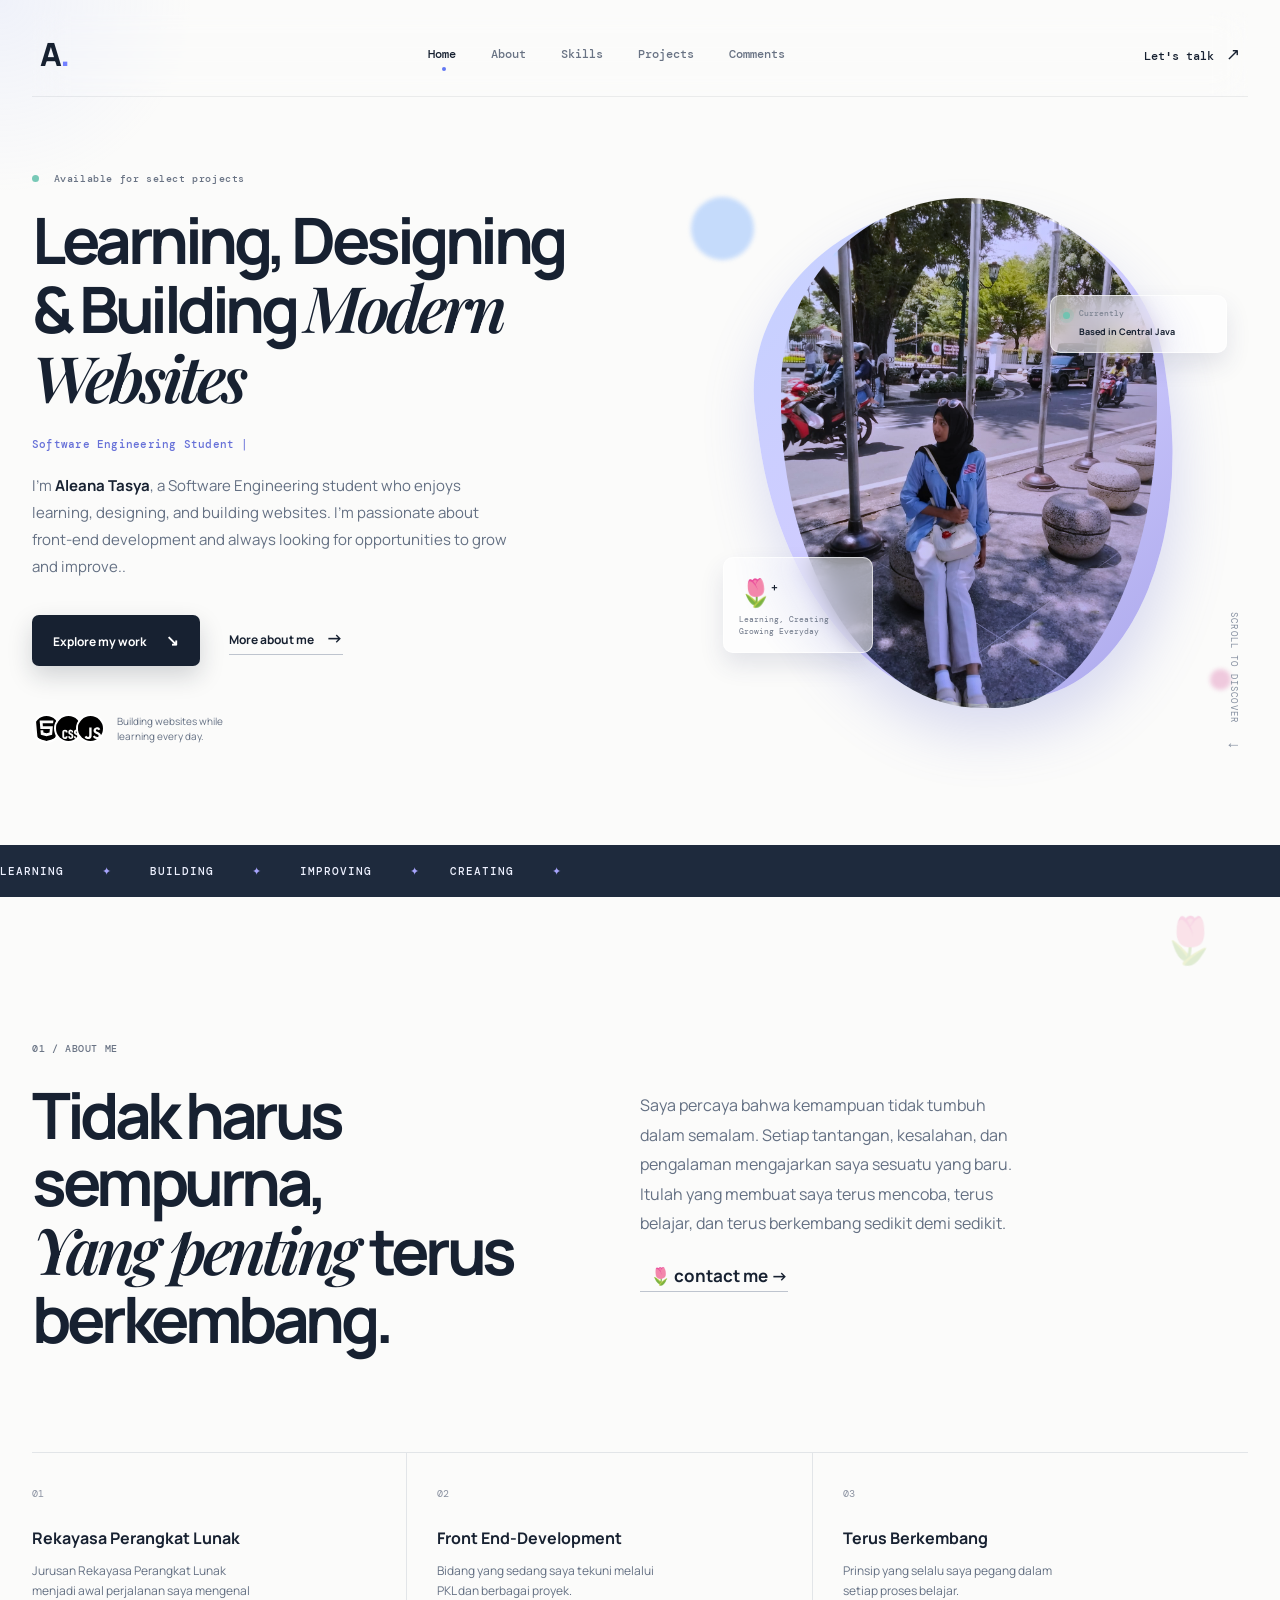
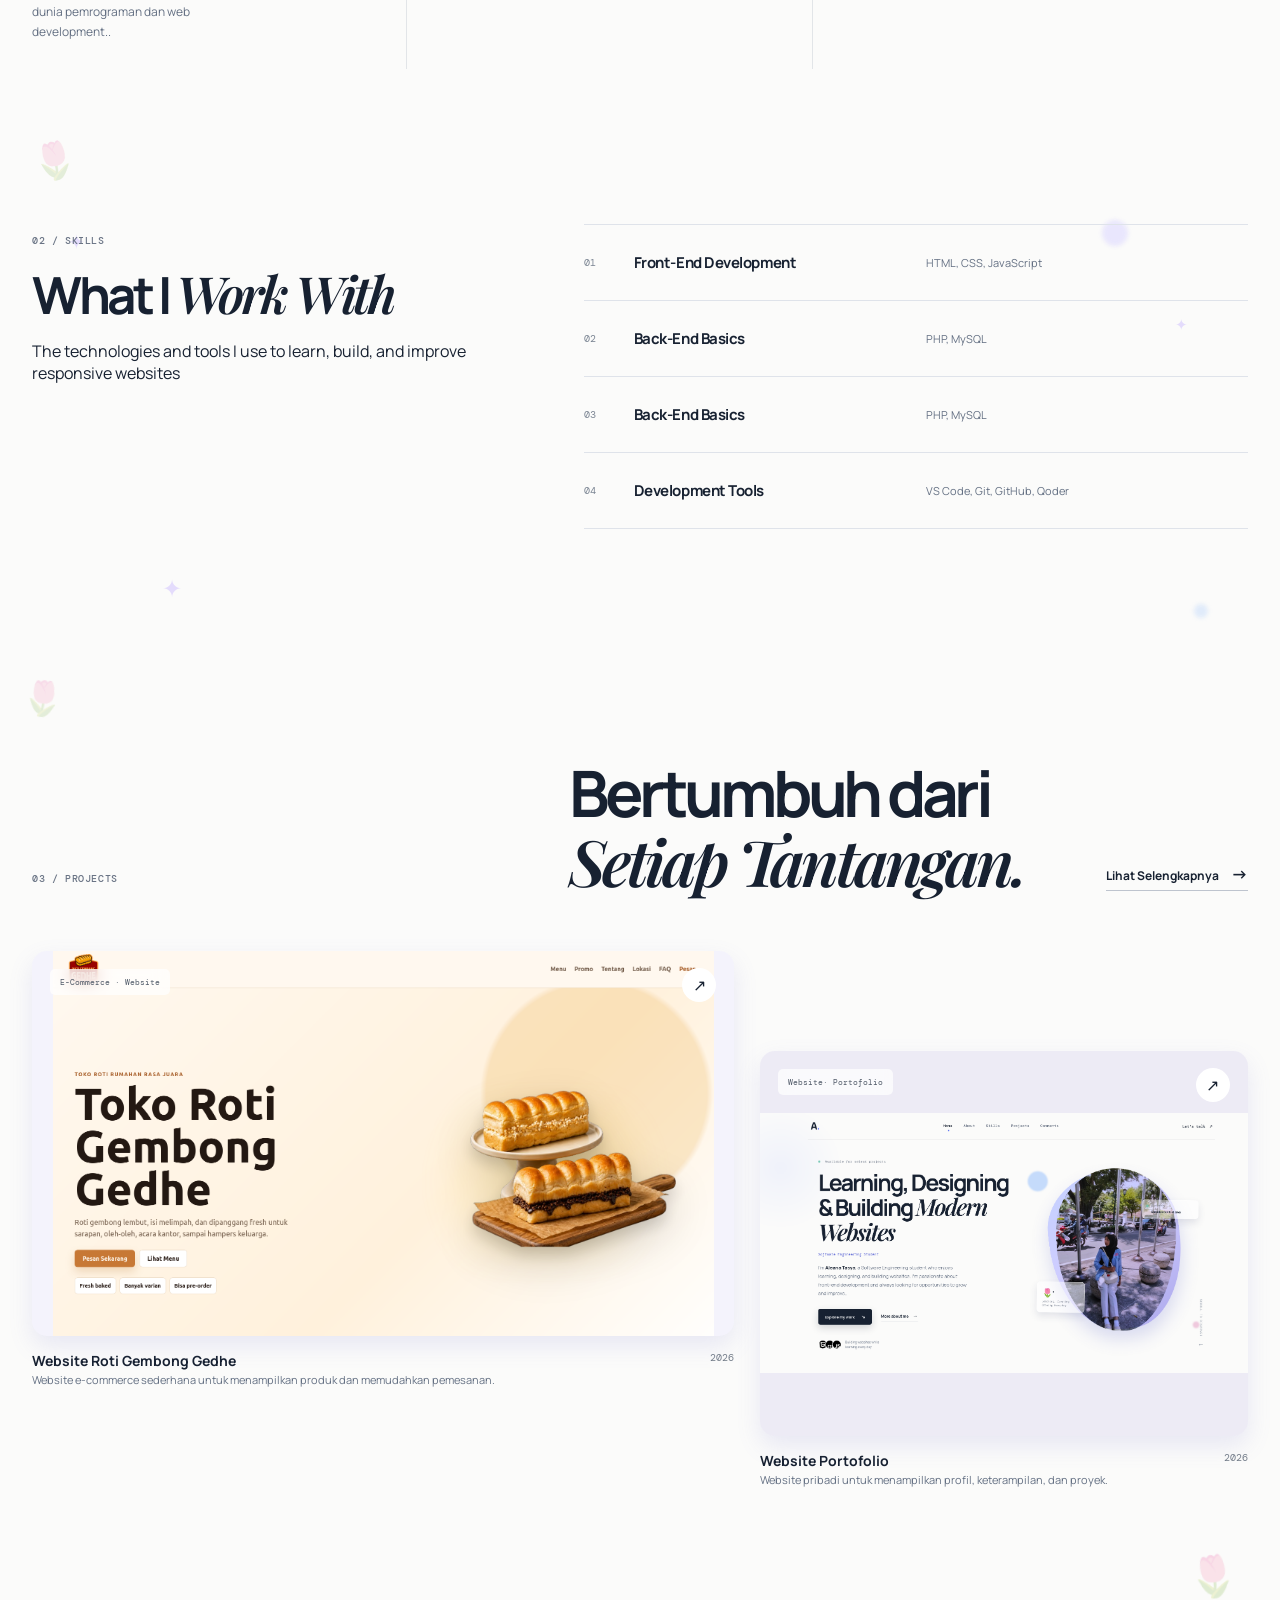
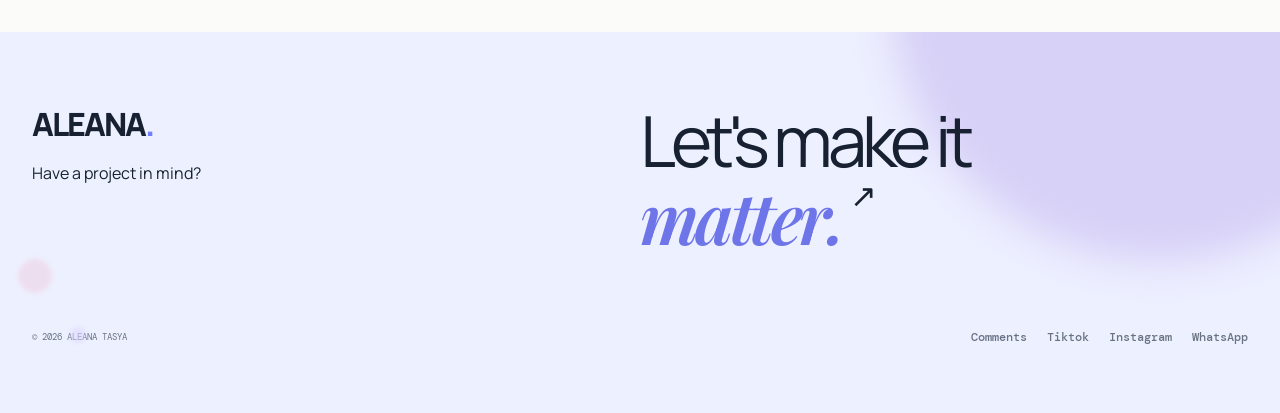
<file: myporto/index.html>
<!DOCTYPE html>
<html lang="id">
  <head>
    <meta charset="UTF-8" />
    <meta name="viewport" content="width=device-width, initial-scale=1.0" />
    <meta name="description" content="Portfolio kreatif seorang front-end developer." />
    <link rel="preconnect" href="https://fonts.googleapis.com" />
    <link rel="preconnect" href="https://fonts.gstatic.com" crossorigin />
    <link href="https://fonts.googleapis.com/css2?family=DM+Mono:wght@400;500&family=Manrope:wght@400;500;600;700;800&family=Playfair+Display:ital,wght@0,600;0,700;1,600&display=swap" rel="stylesheet" />
    <link rel="stylesheet" href="style.css" />
    <link rel="stylesheet" href="extras.css" />
    <title>Aleana — Portofolio</title>
  </head>
  <body>
    <div class="cursor-glow"></div>
    <nav class="navbar">
      <a class="brand" href="#home" aria-label="Aruna homepage">A<span>.</span></a>
      <div class="nav-links" id="nav-links">
        <a class="active" href="#home">Home</a><a href="#about">About</a><a href="#skills">Skills</a><a href="#projects">Projects</a><a href="comments.html">Comments</a>
      </div>
      <a class="nav-contact" href="mailto:aletasya893@gmail.com">Let's talk <span>↗</span></a>
      <button class="menu-toggle" aria-label="Buka menu"><i></i><i></i></button>
    </nav>

    <main>
      <section class="hero" id="home">

  <div class="hero-copy reveal">

    <p class="eyebrow">
      <span></span> Available for select projects
    </p>

    <h1>
      Learning, Designing <br>
      &amp; Building <em>Modern Websites</em>
    </h1>

    <p class="role">
      <span>Software Engineering</span>
      <span id="typed-role"></span>
      <b>|</b>
    </p>

    <p class="intro">
      I'm <strong>Aleana Tasya</strong>, a Software Engineering student who enjoys learning, designing, and building websites. I'm passionate about front-end development and always looking for opportunities to grow and improve..
    </p>

    <div class="hero-actions">
      <a href="#projects" class="button button-dark">
        Explore my work <b>↘</b>
      </a>

      <a href="#about" class="text-link">
        More about me <span>→</span>
      </a>
    </div>

    <div class="social-proof">
      <div class="avatars">
        <img src="images/html5.svg" alt="">
        <img src="images/css.svg" alt="">
        <img src="images/javascript.svg" alt="">
      </div>

      <p>Building websites while <br>learning every day.</p>
    </div>

  </div>

  <div class="hero-visual reveal">

    <div class="orb orb-one"></div>
    <div class="orb orb-two"></div>

    <div class="photo-wrap">
      <div class="photo-backdrop"></div>

      <img
        class="profile-photo"
        src="images/IMG-20260203-WA0002.jpg.jpeg"
        alt="Aleana">

      <div class="availability-card glass">
        <span class="pulse"></span>
        <div>
          <small>Currently</small>
          <strong>Based in Central Java</strong>
        </div>
      </div>

      <div class="experience-card glass">
        <strong>🌷<sup>+</sup></strong>
        <span>Learning, Creating<br>Growing Everyday</span>
      </div>
    </div>

    <p class="vertical-label">
      SCROLL TO DISCOVER <span>↓</span>
    </p>

  </div>

</section>

      <section class="marquee" aria-label="Keahlian"><div>LEARNING <i>✦</i>  BUILDING  <i>✦</i>  IMPROVING <i>✦</i>CREATING <i>✦</i></div></section>

      <section class="about section" id="about">
        <p class="section-number reveal">01 / ABOUT ME</p>
        <div class="floating-tulip tulip-1">🌷</div>
        <div class="floating-tulip tulip-2">🌷</div>

        <div class="about-grid">
        
          <h2 class="reveal">Tidak harus sempurna,<br /><em>Yang penting </em>terus berkembang.</h2>
          <div class="about-content reveal">
          <p>Saya percaya bahwa kemampuan tidak tumbuh dalam semalam. Setiap tantangan, kesalahan, dan pengalaman mengajarkan saya sesuatu yang baru. Itulah yang membuat saya terus mencoba, terus belajar, dan terus berkembang sedikit demi sedikit.</p>            <a href="#footer" class="text-link"><span>🌷 contact me → </span></a>
          </div>
        </div>
        <div class="service-grid reveal">
          <article><span>01</span><h3>Rekayasa Perangkat Lunak</h3><p>Jurusan Rekayasa Perangkat Lunak menjadi awal perjalanan saya mengenal dunia pemrograman dan web development..</p></article>
          <article><span>02</span><h3>Front End-Development</h3><p>Bidang yang sedang saya tekuni melalui PKL dan berbagai proyek.</p></article>
          <article><span>03</span><h3>Terus Berkembang</h3><p>Prinsip yang selalu saya pegang dalam setiap proses belajar.</p></article>
        </div>
      </section>

      <section class="skills section" id="skills">
        <div class="sparkle s1">✦</div>
        <div class="sparkle s2">✦</div>
        <div class="sparkle s3">✦</div>
        <div class="deco-bubble b-lav bubble-1"></div>
        <div class="deco-bubble b-blue bubble-2"></div>
        <div class="skills-intro reveal"><p class="section-number">02 / SKILLS</p><h2>What I <em>Work With</em></h2>The technologies and tools I use to learn, build, and improve responsive websites</p></div>
        <div class="skill-list reveal">
          
          <div><span>01</span><h3>Front-End Development</h3><p>HTML, CSS, JavaScript</p></div>
          <div><span>02</span><h3>Back-End Basics</h3><p>PHP, MySQL</p></div>
          <div><span>03</span><h3>Back-End Basics</h3><p>PHP, MySQL</p></div>
          <div><span>04</span><h3>Development Tools</h3><p>VS Code, Git, GitHub, Qoder</p></div>

        </div>
      </section>

      <section class="work section" id="projects">
        <div class="floating-tulip tulip-4">🌷</div>
        <div class="floating-tulip tulip-5">🌷</div>
        <div class="work-heading reveal"><p class="section-number">03 / PROJECTS</p><h2>Bertumbuh dari <br /><em>Setiap Tantangan.</em></h2><a href="#projects" class="text-link">Lihat Selengkapnya <span>→</span></a></div>
        <div class="project-grid">
          <a class="project project-large reveal" href="#" data-project-title="Toko Roti Gembong Gedhe" data-project-description="Website company profile yang dibuat untuk menampilkan informasi toko, katalog produk, promo, serta memudahkan pelanggan melakukan pemesanan melalui WhatsApp" data-project-tech="HTML,CSS,JavaScript" data-project-demo="https://visionary-toffee-b27915.netlify.app/"  data-project-preview="images/Screenshot 2026-07-14 at 14-36-36 Toko Roti Gembong Gembul Roti Gembong Lembut Isi Melimpah.png" aria-haspopup="dialog"><div class="project-image nara"><span class="project-tag">E-Commerce · Website</span><span class="project-arrow">↗</span>
            <div class="project-image nara">
            <span class="project-tag">Web Development</span>
            <span class="project-arrow">↗</span>
            </div>
            </div><div class="project-meta"><h3>Website Roti Gembong Gedhe</h3><p>Website e-commerce sederhana untuk menampilkan produk dan memudahkan pemesanan.</p><span>2026</span></div></a>
          <a class="project reveal" href="#" data-project-title="Website Portofolio" data-project-description="Website portofolio yang saya bangun untuk menampilkan proyek, keterampilan, serta perjalanan belajar dalam desain dan pengembangan website." data-project-tech="HTML,CSS,JavaScript" data-project-demo="https://famous-panda-6536e6.netlify.app/" data-project-github="#" data-project-preview="images/Screenshot 2026-07-15 at 09-11-29 Aleana — Portofolio.png" aria-haspopup="dialog"><div class="project-image portfolio"><span class="project-tag">Website· Portofolio</span><span class="project-arrow">↗</span></div><div class="project-meta"><h3>Website Portofolio</h3><p>Website pribadi untuk menampilkan profil, keterampilan, dan proyek.</p><span>2026</span></div></a>
        </div>
      </section>
    </main>
    
    <div class="project-modal" id="project-modal" role="dialog" aria-modal="true" aria-labelledby="project-modal-title" aria-hidden="true">
      <div class="project-modal__backdrop" data-modal-close></div>
      <div class="project-modal__content" role="document">
        <button class="project-modal__close" type="button" aria-label="Tutup detail project" data-modal-close>×</button>
        <div class="project-modal__preview" id="project-modal-preview" aria-label="Preview project"></div>
        <div class="project-modal__details">
          <p class="section-number">PROJECT DETAILS</p>
          <h2 id="project-modal-title"></h2>
          <p class="project-modal__description" id="project-modal-description"></p>
          <div class="project-modal__stack"><span>Teknologi Yang Digunakan</span><ul id="project-modal-tech"></ul></div>
          <div class="project-modal__actions">
            <a class="button button-dark" id="project-modal-demo" href="#" target="_blank" rel="noopener noreferrer">Live Demo <b>↗</b></a>
            <!-- <a class="button button-outline" id="project-modal-github" href="#" target="_blank" rel="noopener noreferrer">GitHub <b>↗</b></a> -->
          </div>
        </div>
      </div>
    </div>
    <footer id="footer"><div class="deco-bubble b-pink bubble-1"></div><div class="deco-bubble b-lav bubble-2"></div><div><a class="brand" href="#home">ALEANA<span>.</span></a><p>Have a project in mind?</p></div><a class="footer-cta" href="mailto:aletasya893@gmail.com">Let's make it<br /><em>matter.</em> <span>↗</span></a><p class="copyright">© 2026 ALEANA TASYA</p><div class="footer-social"><a href="comments.html">Comments</a><a href="https://www.tiktok.com/@alnsya">Tiktok</a><a href="https://www.instagram.com/alnsya07">Instagram</a><a href="https://wa.me/6282118808987" target="_blank">WhatsApp</a></div></footer>
    <script src="script.js"></script>
  </body>
</html>
</file>
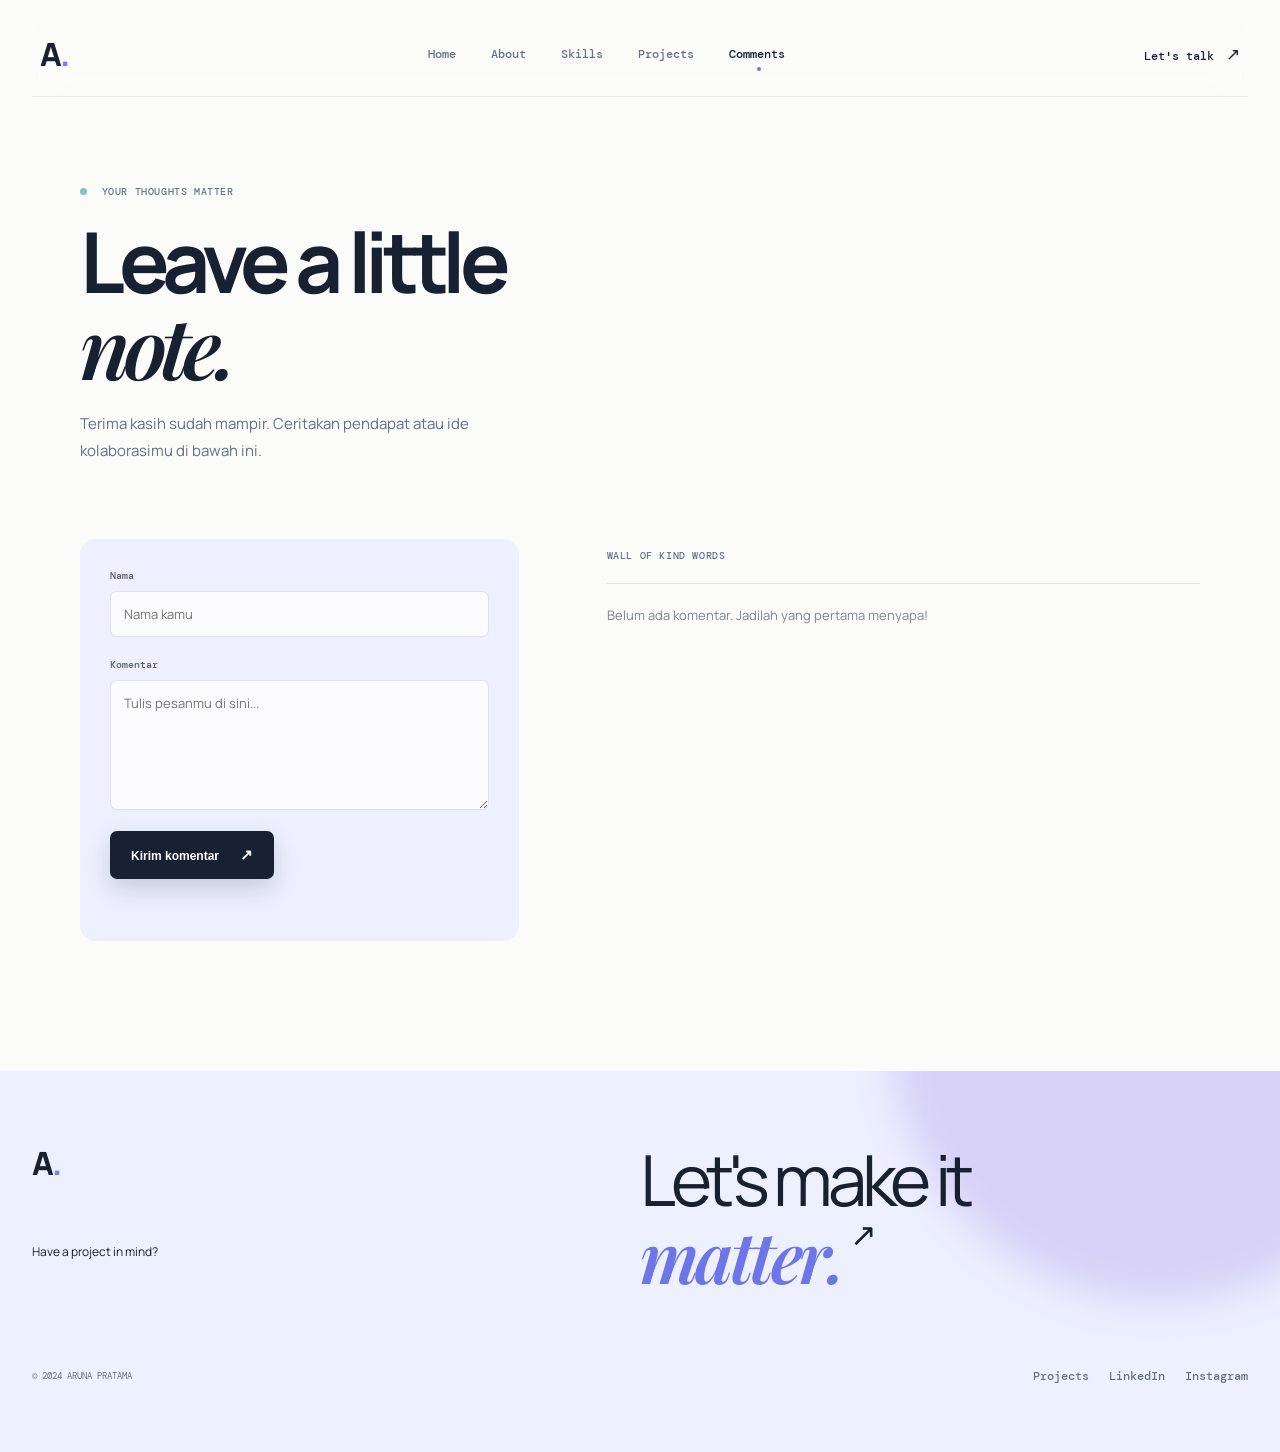
<file: myporto/comments.html>
<!DOCTYPE html>
<html lang="id">
  <head>
    <meta charset="UTF-8" />
    <meta name="viewport" content="width=device-width, initial-scale=1.0" />
    <meta name="description" content="Kirim komentar untuk Aruna Pratama." />
    <link rel="preconnect" href="https://fonts.googleapis.com" />
    <link rel="preconnect" href="https://fonts.gstatic.com" crossorigin />
    <link href="https://fonts.googleapis.com/css2?family=DM+Mono:wght@400;500&family=Manrope:wght@400;500;600;700;800&family=Playfair+Display:ital,wght@0,600;0,700;1,600&display=swap" rel="stylesheet" />
    <link rel="stylesheet" href="style.css" /><link rel="stylesheet" href="comments.css" />
    <title>Comments — Aruna</title>
  </head>
  <body class="comments-page">
    <nav class="navbar"><a class="brand" href="index.html" aria-label="Kembali ke beranda">A<span>.</span></a><div class="nav-links"><a href="index.html#home">Home</a><a href="index.html#about">About</a><a href="index.html#skills">Skills</a><a href="index.html#projects">Projects</a><a class="active" href="comments.html">Comments</a></div><a class="nav-contact" href="mailto:hello@aruna.dev">Let's talk <span>↗</span></a></nav>
    <main class="comments-main">
      <header class="comments-hero"><p class="eyebrow"><span></span> YOUR THOUGHTS MATTER</p><h1>Leave a little<br /><em>note.</em></h1><p>Terima kasih sudah mampir. Ceritakan pendapat atau ide kolaborasimu di bawah ini.</p></header>
      <section class="comment-layout">
        <form class="comment-form" id="comment-form"><label for="name">Nama</label><input id="name" name="name" placeholder="Nama kamu" maxlength="40" required /><label for="message">Komentar</label><textarea id="message" name="message" placeholder="Tulis pesanmu di sini..." maxlength="500" required></textarea><button class="button button-dark" type="submit">Kirim komentar <b>↗</b></button><p class="form-note" id="form-note" aria-live="polite"></p></form>
        <div class="comments-side"><p class="section-number">WALL OF KIND WORDS</p><div id="comment-list" class="comment-list"><p class="empty-state">Belum ada komentar. Jadilah yang pertama menyapa!</p></div></div>
      </section>
    </main>
    <footer><div><a class="brand" href="index.html">A<span>.</span></a><p>Have a project in mind?</p></div><a class="footer-cta" href="mailto:hello@aruna.dev">Let's make it<br /><em>matter.</em> <span>↗</span></a><p class="copyright">© 2024 ARUNA PRATAMA</p><div class="footer-social"><a href="index.html#projects">Projects</a><a href="#">LinkedIn</a><a href="#">Instagram</a></div></footer>
    <script src="comments.js"></script>
  </body>
</html>
</file>
<file: myporto/style.css>
:root{
  --ink:#172131;
  --muted:#647083;
  --blue:#6278f3;
  --lav:#dbd6ff;
  --cream:#f8f8f5
}
*{
  box-sizing:border-box
}
html{
  scroll-behavior:smooth
}
body{
  margin:0;
  background:#fbfbfa;
  color:var(--ink);
  font-family:Manrope,Arial,sans-serif
}
main{
  display:block;
  overflow-x:hidden
}
img{
  max-width:100%;
  height:auto
}
h1,h2,h3,p{
  overflow-wrap:break-word;
  word-break:break-word
}
.cursor-glow{
  position:fixed;
  width:420px;
  height:420px;
  border-radius:50%;
  background:radial-gradient(circle,rgba(172,189,255,.14),transparent 65%);
  pointer-events:none;
  z-index:-1;
  transform:translate(-50%,-50%)
}
.navbar{
  height:85px;
  width:min(1280px,calc(100% - 64px));
  position:sticky;
  top:12px;
  margin:0 auto;
  z-index:10;
  display:flex;
  align-items:center;
  justify-content:space-between;
  padding:0 8px;
  backdrop-filter:blur(16px);
  border-bottom:1px solid rgba(20,32,49,.07)
}
.brand{
  font-size:32px;
  font-weight:800;
  color:var(--ink);
  letter-spacing:-2px;
  text-decoration:none
}
.brand span{
  color:#727fff
}
.nav-links{
  display:flex;
  gap:35px
}
.nav-links a,.nav-contact,.footer-social a{
  font:500 12px/1 "DM Mono",monospace;
  color:#697384;
  text-decoration:none
}
.nav-links a{
  position:relative
}
.nav-links .active,.nav-links a:hover{
  color:var(--ink)
}
.nav-links .active:after{
  content:"";
  position:absolute;
  width:4px;
  height:4px;
  background:var(--blue);
  border-radius:50%;
  left:50%;
  bottom:-11px
}
.nav-contact{
  color:var(--ink)
}
.nav-contact span{
  font-size:17px;
  margin-left:5px
}
.menu-toggle{
  display:none
}
.hero{
  min-height:760px;
  width:min(1216px,calc(100% - 64px));
  margin:auto;
  display:grid;
  grid-template-columns:1.05fr .95fr;
  align-items:center;
  gap:40px;
  padding:56px 0 80px
}
.eyebrow,.section-number{
  font:500 10px/1.4 "DM Mono",monospace;
  letter-spacing:.06em;
  color:#697384
}
.eyebrow span{
  display:inline-block;
  width:7px;
  height:7px;
  background:#78c9b7;
  border-radius:50%;
  margin-right:8px
}
.hero h1,.about h2,.work h2{
  font-size:clamp(44px,5vw,72px);
  letter-spacing:-.07em;
  line-height:1.05;
  margin:20px 0 25px;
  font-weight:700
}
.hero h1 em,.about h2 em,.work h2 em,.footer-cta em{
  font-family:"Playfair Display",serif;
  font-weight:600;
  letter-spacing:-.06em
}
.intro{
  font-size:15px;
  line-height:1.8;
  color:var(--muted);
  max-width:480px
}
.intro strong{
  color:var(--ink)
}
.hero-actions{
  display:flex;
  align-items:center;
  gap:29px;
  margin:35px 0 48px
}
.button{
  padding:15px 21px;
  border-radius:7px;
  text-decoration:none;
  font-size:12px;
  font-weight:700
}
.button-dark{
  background:var(--ink);
  color:white;
  box-shadow:0 10px 25px rgba(23,33,49,.18);
  transition:.25s
}
.button-dark:hover{
  transform:translateY(-3px);
  box-shadow:0 14px 28px rgba(23,33,49,.27)
}
.button b{
  padding-left:18px;
  font-size:15px
}
.text-link{
  color:var(--ink);
  font-size:12px;
  font-weight:700;
  text-decoration:none;
  border-bottom:1px solid #bec4ce;
  padding-bottom:5px;
  transition:.25s
}
.text-link span{
  padding-left:10px;
  font-size:17px
}
.text-link:hover{
  border-color:var(--ink)
}
.social-proof{
  display:flex;
  align-items:center;
  gap:12px
}
.avatars{
  display:flex
}
.avatars img{
  width:29px;
  height:29px;
  border-radius:50%;
  object-fit:cover;
  border:2px solid white;
  margin-left:-7px
}
.avatars img:first-child{
  margin:0
}
.social-proof p{
  font-size:10px;
  line-height:1.5;
  color:var(--muted);
  margin:0
}
.hero-visual{
  height:570px;
  position:relative;
  display:flex;
  align-items:center;
  justify-content:center
}
.photo-wrap{
  height:510px;
  width:376px;
  position:relative;
  animation:float 6s ease-in-out infinite
}
.photo-backdrop{
  position:absolute;
  inset:5px -18px 4px;
  border-radius:50% 50% 43% 48% / 36% 38% 57% 58%;
  background:linear-gradient(145deg,#c5d2ff,#cfccff 45%,#aba7eb);
  transform:rotate(-8deg);
  box-shadow:0 30px 55px rgba(110,116,207,.24)
}
.profile-photo{
  width:100%;
  height:100%;
  position:absolute;
  object-fit:cover;
  object-position:50% 15%;
  border-radius:49% 51% 42% 53% / 37% 38% 59% 60%;
  filter:saturate(.98.5) contrast(1.0);
  mix-blend-mode:multiply
}
.glass{
  position:absolute;
  background:rgba(255,255,255,.5);
  border:1px solid rgba(255,255,255,.65);
  box-shadow:0 12px 25px rgba(50,54,103,.12);
  backdrop-filter:blur(12px)
}
.availability-card{
  right:-70px;
  top:97px;
  width:177px;
  padding:12px;
  display:flex;
  gap:9px;
  border-radius:10px
}
.availability-card small{
  font:500 8px "DM Mono";
  color:#7d8492;
  display:block
}
.availability-card strong{
  font-size:9px
}
.pulse{
  width:7px;
  height:7px;
  background:#72c3b1;
  border-radius:50%;
  margin-top:4px;
  box-shadow:0 0 0 4px rgba(114,195,177,.2)
}
.experience-card{
  left:-58px;
  bottom:55px;
  border-radius:10px;
  padding:15px;
  width:150px
}
.experience-card strong{
  font-size:27px;
  letter-spacing:-2px
}
.experience-card sup{
  font-size:12px
}
.experience-card span{
  display:block;
  font:8px/1.5 "DM Mono";
  color:#6e7788;
  margin-top:3px
}
.orb{
  position:absolute;
  border-radius:50%;
  filter:blur(2px)
}
.orb-one{
  width:63px;
  height:63px;
  background:#c5dbfb;
  top:29px;
  left:2px
}
.orb-two{
  width:21px;
  height:21px;
  background:#efc9dd;
  right:17px;
  bottom:48px
}
.vertical-label{
  position:absolute;
  right:-6px;
  bottom:-12px;
  writing-mode:vertical-rl;
  font:9px "DM Mono";
  letter-spacing:.13em;
  color:#8791a1
}
.vertical-label span{
  font-size:16px;
  margin-top:12px
}
.marquee{
  background:#1e2a3d;
  color:#eef1ff;
  overflow:hidden;
  white-space:nowrap;
  padding:19px 0;
  font:500 11px "DM Mono";
  letter-spacing:.09em
}
.marquee div{
  display:inline-block;
  animation:marquee 25s linear infinite
}
.marquee i{
  color:#a7a4fc;
  font-style:normal;
  padding:0 30px
}
.section{
  width:min(1216px,calc(100% - 64px));
  margin:auto
}
.about{
  padding:135px 0
}
.about-grid{
  display:grid;
  grid-template-columns:1fr 1fr;
  margin-top:25px
}
.about h2,.work h2{
  margin:0
}
.about-content{
  max-width:390px;
  padding-top:10px
}
.about-content p{
  font-size:16px;
  line-height:1.85;
  color:var(--muted);
  margin:0 0 25px
}
.service-grid{
  margin-top:100px;
  border-top:1px solid #e2e5e8;
  display:grid;
  grid-template-columns:repeat(3,1fr)
}
.service-grid article{
  padding:27px 35px 15px 0;
  border-right:1px solid #e2e5e8;
  margin-right:30px
}
.service-grid article:last-child{
  border:0
}
.service-grid span{
  font:10px "DM Mono";
  color:#8a91a0
}
.service-grid h3{
  font-size:16px;
  margin:25px 0 12px
}
.service-grid p{
  font-size:12px;
  line-height:1.7;
  color:var(--muted);
  max-width:220px
}
.work{
  padding:105px 0 145px
}
.work-heading{
  display:grid;
  grid-template-columns:1fr 1fr auto;
  align-items:end;
  margin-bottom:55px
}
.work-heading .text-link{
  margin-bottom:5px
}
.project-grid{
  display:grid;
  grid-template-columns:1.18fr .82fr;
  gap:26px;
  align-items:start
}
.project{
  color:var(--ink);
  text-decoration:none
}
.project:nth-child(2){
  margin-top:100px
}
.project-image{
  height:385px;
  position:relative;
  overflow:hidden;
  border-radius:15px;
  transition:transform .45s;
  box-shadow:0 10px 25px rgba(110,116,207,.14);
  
}
.project:hover .project-image{
  transform:translateY(-7px)
}
.project-tag{
  position:absolute;
  z-index:2;
  top:18px;
  left:18px;
  background:rgba(255,255,255,.72);
  backdrop-filter:blur(8px);
  padding:8px 10px;
  border-radius:5px;
  font:8px "DM Mono";
  color:#505a68
}
.project-arrow{
  position:absolute;
  z-index:2;
  right:18px;
  top:17px;
  width:34px;
  height:34px;
  background:#fff;
  border-radius:50%;
  display:grid;
  place-items:center
}
.nara{
  background:#cbd7bd;
  display:grid;
  place-items:center 
}
.nara {
    background-image: url("images/Screenshot 2026-07-14 at 14-36-36 Toko Roti Gembong Gembul Roti Gembong Lembut Isi Melimpah.png");
    background-size: contain;
    background-position: center;
    background-repeat: no-repeat;
     background-color: #f4f3fc; /* kasih background biar ada kontras */

}
.terra{
  height:305px;
  background:#d8d2ca
}
.terra:before{
  content:"";
  position:absolute;
  inset:0;
  background:linear-gradient(140deg,transparent 55%,rgba(88,60,42,.24));
}
.terra-object{
  position:absolute;
  bottom:-82px;
  left:50%;
  transform:translateX(-50%) rotate(45deg);
  height:240px;
  width:240px;
  border-radius:45% 45% 12% 12%;
  background:linear-gradient(135deg,#a37d63,#d3b09a 45%,#7f5c46);
  box-shadow:-20px 20px 35px rgba(71,44,31,.25)
} 
.portfolio{
    background-image: url("images/Screenshot 2026-07-15 at 09-11-29 Aleana — Portofolio.png");
    background-size: contain;
    background-position: center;
    background-repeat: no-repeat;
    background-color: #edebf5; /* kasih background biar ada kontras */
}

.terra-word{
  position:absolute;
  z-index:1;
  font-size:39px;
  bottom:26px;
  left:27px;
  color:#fff;
  letter-spacing:.09em
}
.project-meta{ 
  display:grid;
  grid-template-columns:1fr auto;
  gap:2px;
  margin-top:15px
}
.project-meta h3{
  font-size:14px;
  margin:0
}
.project-meta p{
  font-size:11px;
  color:var(--muted);
  margin:0
}
.project-meta span{
  grid-column:2;
  grid-row:1;
  font:10px "DM Mono";
  color:#747d89
}
.modal-open{overflow:hidden}
.project-modal{position:fixed;inset:0;z-index:100;display:grid;place-items:center;padding:24px;opacity:0;visibility:hidden;transition:opacity .25s ease,visibility .25s}
.project-modal.is-open{opacity:1;visibility:visible}
.project-modal__backdrop{position:absolute;inset:0;background:rgba(23,33,49,.58);backdrop-filter:blur(5px)}
.project-modal__content{position:relative;width:min(850px,100%);max-height:min(690px,calc(100vh - 48px));overflow:auto;background:#fbfbfa;border-radius:16px;box-shadow:0 24px 70px rgba(12,19,31,.28);display:grid;grid-template-columns:1.05fr .95fr;transform:translateY(14px);transition:transform .25s ease}
.project-modal.is-open .project-modal__content{transform:translateY(0)}
.project-modal__close{position:absolute;z-index:3;right:14px;top:14px;width:36px;height:36px;border:0;border-radius:50%;background:rgba(255,255,255,.91);color:var(--ink);font-size:28px;line-height:1;cursor:pointer;box-shadow:0 3px 10px rgba(23,33,49,.12)}
.project-modal__close:hover{background:#fff;transform:scale(1.05)}
.project-modal__preview{min-height:480px;position:relative;overflow:hidden;border-radius:16px 0 0 16px}
.project-modal__preview.nara{background:#cbd7bd;display:grid;place-items:center}
.project-modal__preview.nara:before{content:"";position:absolute;width:260px;height:620px;background:#e7e4d6;border-radius:50%;transform:rotate(37deg) translate(-72px,78px)}
.project-modal__preview.nara:after{content:"";position:absolute;width:310px;height:280px;border:18px solid rgba(74,99,61,.55);border-radius:50%;transform:rotate(-22deg) translate(88px,-17px)}
.project-modal__preview .nara-logo,.project-modal__preview .terra-word{position:relative;z-index:1}
.project-modal__preview.terra{background:#d8d2ca}
.project-modal__preview.terra:before{content:"";position:absolute;inset:0;background:linear-gradient(140deg,transparent 55%,rgba(88,60,42,.24))}
.project-modal__preview .terra-object{bottom:-82px}.project-modal__preview .terra-word{bottom:38px;left:32px}
.project-modal__details{padding:60px 42px 42px;display:flex;flex-direction:column;align-items:flex-start}
.project-modal__details h2{font-size:clamp(30px,4vw,44px);letter-spacing:-.06em;line-height:1.05;margin:13px 0 17px}
.project-modal__description{font-size:13px;line-height:1.8;color:var(--muted);margin:0}
.project-modal__stack{margin-top:28px}.project-modal__stack>span{font:500 10px "DM Mono",monospace;color:#697384;letter-spacing:.06em;text-transform:uppercase}
.project-modal__stack ul{display:flex;flex-wrap:wrap;gap:7px;padding:0;margin:10px 0 0;list-style:none}.project-modal__stack li{background:#edf0ff;color:#4f5ab8;border-radius:4px;padding:6px 8px;font:10px "DM Mono",monospace}
.project-modal__actions{display:flex;flex-wrap:wrap;gap:10px;margin-top:32px}.project-modal__actions .button{display:inline-block}.button-outline{border:1px solid #bec4ce;color:var(--ink)}
footer{
  background:#edf0ff;
  padding:70px max(32px,calc((100% - 1216px)/2));
  display:grid;
  grid-template-columns:1fr 1fr;
  position:relative;
  overflow:hidden
}
footer:before{
  content:"";
  position:absolute;
  width:540px;
  height:540px;
  border-radius:50%;
  background:#d7d0f7;
  filter:blur(20px);
  right:-150px;
  top:-310px
}
.footer-cta{
  font-size:clamp(42px,5.5vw,72px);
  letter-spacing:-.075em;
  line-height:1.08;
  text-decoration:none;
  color:var(--ink);
  z-index:1
}
.footer-cta span{
  font-family:Manrope;
  font-size:.45em;
  vertical-align:top
}
.footer-cta em{
  color:#6d75e8
}
footer>div:first-child{
  z-index:1
}
footer>div:first-child p{
  font-size:12px;
  margin-top:58px
}
.copyright{
  font:9px "DM Mono";
  align-self:end;
  margin:75px 0 0;
  color:#697384
}
.footer-social{
  display:flex;
  gap:20px;
  align-items:end;
  justify-content:end;
  margin-top:75px;
  z-index:1
}
.reveal{
  opacity:0;
  transform:translateY(24px);
  transition:opacity .8s ease,transform .8s ease
}
.reveal.visible{
  opacity:1;
  transform:translateY(0)
}
@keyframes float{
  50%{
    transform:translateY(-12px) rotate(1deg)
  }
}
@keyframes marquee{
  to{
    transform:translateX(-50%)
  }
}
@media(max-width:800px){
  .navbar,.hero,.section{
    width:min(100% - 38px,600px)
  }
  .navbar{
    height:70px;
    top:0
  }
  .nav-links,.nav-contact{
    display:none
  }
  .menu-toggle{
    display:flex;
    flex-direction:column;
    gap:5px;
    border:0;
    background:none
  }
  .menu-toggle i{
    width:23px;
    height:1px;
    background:var(--ink)
  }
  .hero{
    min-height:auto;
    grid-template-columns:1fr;
    padding:75px 0 45px;
    gap:15px
  }
  .hero h1{
    font-size:48px
  }
  .hero-visual{
    height:460px;
    order:-1
  }
  .photo-wrap{
    transform:scale(.8)
  }
  .about{
    padding:85px 0
  }
  .about-grid,.work-heading{
    grid-template-columns:1fr;
    gap:24px
  }
  .service-grid{
    margin-top:65px;
    grid-template-columns:1fr
  }
  .service-grid article{
    border-right:0;
    border-bottom:1px solid #e2e5e8;
    margin:0;
    padding:24px 0
  }
  .project-grid{
    grid-template-columns:1fr
  }
  .project:nth-child(2){
    margin-top:15px
  }
  .project-image{
    height:310px
  }
  .terra{
    height:270px
  }
  .work{
    padding:60px 0 85px
  }
  .work-heading .text-link{
    justify-self:start
  }
  .project-meta{
    margin-bottom:28px
  }
  footer{
    padding:45px 19px;
    grid-template-columns:1fr
  }
  .footer-cta{
    margin-top:40px
  }
  .footer-social{
    justify-content:start;
    margin-top:25px
  }
  .copyright{
    margin-top:40px;
    grid-row:4
  }
  .vertical-label{
    right:0
  }
  .availability-card{
    right:-10px;
    width:160px
  }
  .experience-card{
    left:-10px
  }
  .project-modal{padding:16px}
  .project-modal__content{grid-template-columns:1fr;max-height:calc(100vh - 32px)}
  .project-modal__preview{min-height:270px;border-radius:16px 16px 0 0}
  .project-modal__details{padding:34px 26px 30px}
  .project-modal__actions{margin-top:25px}
}
@media(max-width:430px){
  .hero h1{
    font-size:42px
  }
  .hero-visual{
    height:420px
  }
  .photo-wrap{
    transform:scale(.71)
  }
  .hero-actions{
    gap:16px
  }
  .button{
    padding:14px
  }
  .intro{
    font-size:14px
  }
  .availability-card{
    right:-6px;
    width:150px
  }
  .experience-card{
    left:-6px;
    width:135px
  }
}
@media(max-width:380px){
  .navbar,.hero,.section{
    width:calc(100% - 28px)
  }
  .hero h1{
    font-size:34px
  }
  .hero-visual{
    height:360px
  }
  .photo-wrap{
    transform:scale(.6)
  }
  .availability-card{
    right:-2px;
    width:135px;
    padding:9px
  }
  .experience-card{
    left:-2px;
    width:118px;
    padding:11px
  }
  .experience-card strong{
    font-size:22px
  }
  .hero-actions{
    flex-wrap:wrap;
    gap:12px
  }
  .footer-cta{
    font-size:clamp(32px,9vw,48px)
  }
  .about h2,.work h2{
    font-size:clamp(30px,8vw,44px)
  }
  .service-grid p{
    max-width:100%
  }
  .floating-tulip{
    font-size:26px !important
  }
  .sparkle{
    font-size:13px !important
  }
}
  .project-modal__image{
    width:100%;
    height:100%;
    object-fit:contain;
    background:#f5f5f5; /* opsional */
}
.project-modal__preview {
    display: flex;
    justify-content: center;
    align-items: center;
    padding: 20px;
    overflow: auto;
}

.project-modal__image {
    max-width: 100%;
    max-height: 100%;
    width: auto;
    height: auto;
    object-fit: contain;
    display: block;
}
.floating-tulip{
    position:absolute;
    font-size:42px;
    opacity:.22;
    pointer-events:none;
    user-select:none;
    z-index:0;
    animation:float 6s ease-in-out infinite;
}

.tulip-1{
    top:10px;
    right:30px;
    font-size:46px;
    transform:rotate(6deg);
}

.tulip-2{
    bottom:20px;
    left:0;
    font-size:36px;
    opacity:.18;
    transform:rotate(-8deg);
    animation-delay:1.2s;
}

.tulip-4{
    bottom:30px;
    right:10px;
    font-size:40px;
    transform:rotate(-5deg);
    animation-delay:.6s;
}
.tulip-5{
    top:20px;
    left:-10px;
    font-size:34px;
    opacity:.18;
    transform:rotate(9deg);
    animation-delay:1.8s;
}


@keyframes float{
    0%,100%{transform:translateY(0);}
    50%{transform:translateY(-10px);}
}
.sparkle{
    position:absolute;
    color:#c8b6ff;
    font-size:18px;
    opacity:.45;
    pointer-events:none;
    user-select:none;
    z-index:0;
    animation:twinkle 3s infinite;
}
.s1{ top:24px; left:36px; font-size:20px; }
.s2{ top:110px; right:60px; font-size:15px; animation-delay:.8s; }
.s3{ bottom:50px; left:130px; font-size:24px; animation-delay:1.6s; }

@keyframes twinkle{
    50%{
        opacity:1;
        transform:scale(1.3);
    }
}

/* soft decorative bubbles — reuses the hero-orb aesthetic to fill quiet
   corners in other sections without adding visual noise */
.deco-bubble{
    position:absolute;
    border-radius:50%;
    filter:blur(2px);
    pointer-events:none;
    z-index:0;
    animation:float 7s ease-in-out infinite;
}
.deco-bubble.b-blue{ background:#c5dbfb; opacity:.5; }
.deco-bubble.b-lav{ background:#dbd6ff; opacity:.55; }
.deco-bubble.b-pink{ background:#efc9dd; opacity:.45; }

.skills .deco-bubble.bubble-1{ width:26px; height:26px; top:16px; right:120px; animation-delay:.4s; }
.skills .deco-bubble.bubble-2{ width:14px; height:14px; bottom:36px; right:40px; animation-delay:1.4s; }

footer .deco-bubble.bubble-1{ width:34px; height:34px; left:18px; bottom:120px; animation-delay:.3s; }
footer .deco-bubble.bubble-2{ width:16px; height:16px; left:70px; bottom:70px; animation-delay:1.5s; }

.about,
.skills,
.work{
    position: relative;
}
</file>
<file: myporto/extras.css>
.role{height:20px;margin:0 0 8px;color:#6771d8;font:500 11px "DM Mono",monospace;letter-spacing:.02em}.role b{animation:blink .8s step-end infinite;font-weight:400}@keyframes blink{50%{opacity:0}}.skills{padding:20px 0 125px;display:grid;grid-template-columns:.82fr 1.18fr;gap:90px}.skills-intro h2{font-size:clamp(38px,4vw,58px);letter-spacing:-.065em;line-height:1.07;margin:18px 0}.skills-intro h2 em{font-family:"Playfair Display",serif;font-weight:600}.skills-intro>p:last-child{font-size:14px;line-height:1.8;color:var(--muted);max-width:345px}.skill-list{border-top:1px solid #dfe3ea}.skill-list>div{display:grid;grid-template-columns:50px 1fr 1.1fr;align-items:center;border-bottom:1px solid #dfe3ea;padding:27px 0;transition:.25s}.skill-list>div:hover{padding-left:12px;background:linear-gradient(90deg,rgba(217,220,255,.35),transparent)}.skill-list span{font:10px "DM Mono",monospace;color:#7a8492}.skill-list h3{margin:0;font-size:15px;letter-spacing:-.03em}.skill-list p{margin:0;color:var(--muted);font-size:11px;line-height:1.5}@media(max-width:800px){.skills{padding:15px 0 70px;grid-template-columns:1fr;gap:35px}.skill-list>div{grid-template-columns:35px 1fr}.skill-list p{grid-column:2;margin-top:7px}}
</file>
<file: myporto/comments.css>
.comments-main{width:min(1120px,calc(100% - 64px));margin:auto;padding:90px 0 130px}.comments-hero{max-width:660px}.comments-hero h1{font-size:clamp(52px,7vw,84px);letter-spacing:-.075em;line-height:1;margin:20px 0}.comments-hero h1 em{font-family:"Playfair Display",serif;font-weight:600}.comments-hero>p:last-child{font-size:15px;color:#647083;line-height:1.8;max-width:430px}.comment-layout{margin-top:75px;display:grid;grid-template-columns:.85fr 1.15fr;gap:88px}.comment-form{border-radius:16px;padding:30px;background:#eef0ff;align-self:start;display:flex;flex-direction:column}.comment-form label{font:500 10px "DM Mono",monospace;margin:0 0 9px;color:#596271}.comment-form input,.comment-form textarea{border:1px solid rgba(85,98,135,.16);background:rgba(255,255,255,.75);border-radius:7px;margin:0 0 21px;padding:13px;font:13px Manrope,sans-serif;color:#172131;outline:none}.comment-form input:focus,.comment-form textarea:focus{border-color:#7888ec;box-shadow:0 0 0 3px rgba(120,136,236,.13)}.comment-form textarea{height:130px;resize:vertical}.comment-form .button{border:0;align-self:start;cursor:pointer}.form-note{min-height:18px;margin:14px 0 0;font-size:11px;color:#5363ca}.comment-list{margin-top:20px}.comment-item{padding:20px 0;border-top:1px solid #e0e3e8}.comment-item:last-child{border-bottom:1px solid #e0e3e8}.comment-item header{display:flex;justify-content:space-between;gap:15px}.comment-item strong{font-size:13px}.comment-item time{font:9px "DM Mono",monospace;color:#7d8694}.comment-item p{font-size:13px;line-height:1.75;color:#647083;margin:10px 0 0}.empty-state{color:#7d8694;font-size:13px;padding:22px 0;border-top:1px solid #e0e3e8}@media(max-width:800px){.comments-main{width:min(100% - 38px,600px);padding:65px 0 85px}.comment-layout{grid-template-columns:1fr;gap:50px;margin-top:55px}}
</file>
